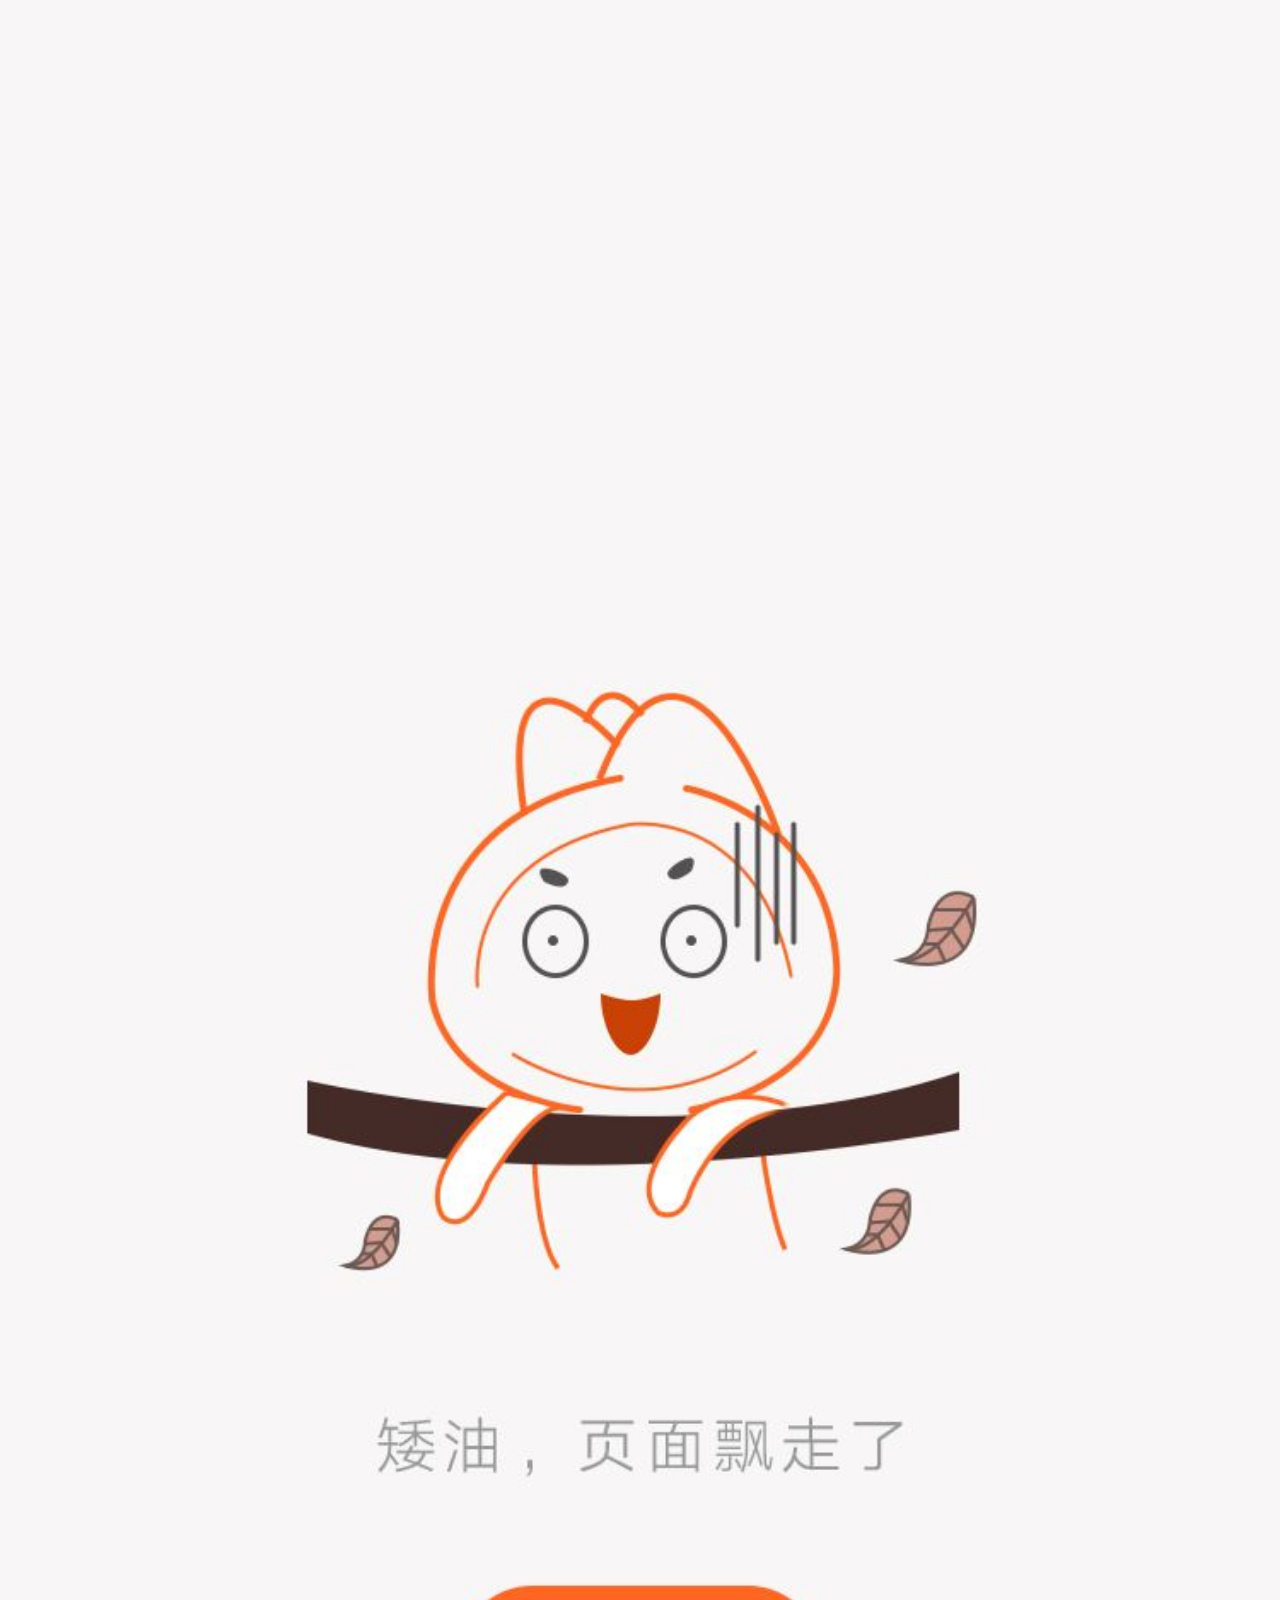
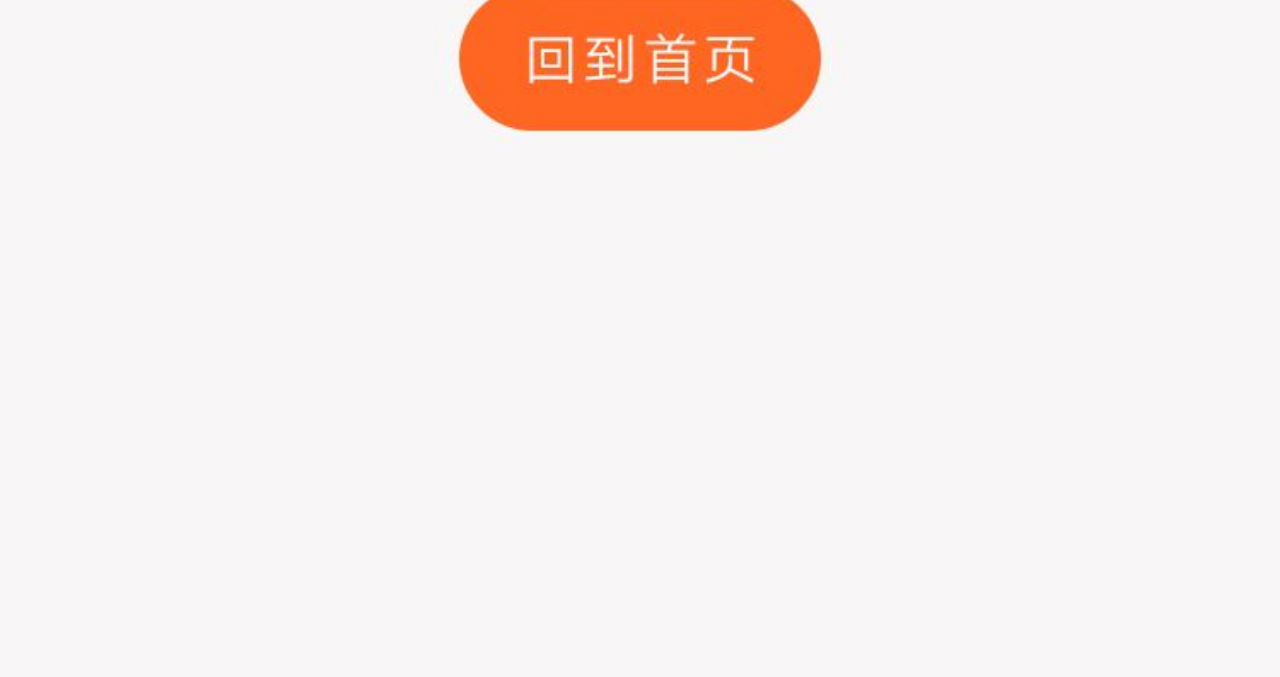
<file: index.html>
<!DOCTYPE html>
<html>
<head lang="en">
    <meta charset="UTF-8">
    <title>页面丢失</title>
    <style>
        *{
            margin: 0 auto;
            padding: 0px;
        }
        .backIM{
            float: left;
            height: 100%;
            width: 100%;
        }

    </style>
</head>
<body>
    <img class="backIM" src="./Source/empty_place.jpeg">
</body>
</html>
</file>
